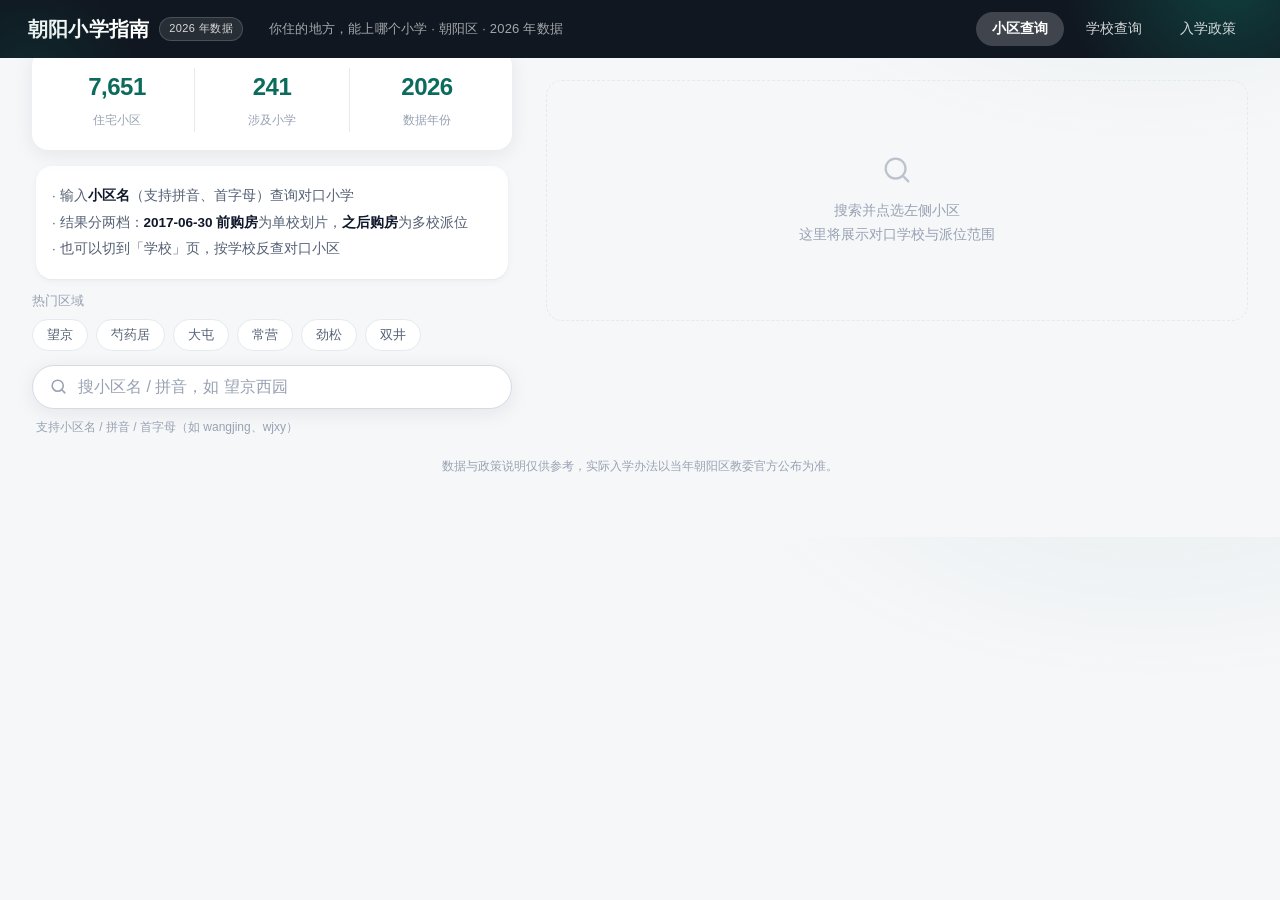
<file: index.html>
<!DOCTYPE html>
<html lang="zh-CN">
<head>
<meta charset="utf-8">
<meta name="viewport" content="width=device-width, initial-scale=1, viewport-fit=cover">
<title>朝阳小学指南 · 你住的地方，能上哪个小学</title>
<meta name="description" content="北京朝阳区住宅区对应小学入学服务片查询指南：7651 个小区对口学校、多校派位范围、入学政策。数据来源：朝阳区招生考试中心（2026年）。">
<link rel="stylesheet" href="app.css?v=14">
</head>
<body>
<header class="topbar">
  <div class="topbar-inner">
    <div class="brand-row">
      <span class="brand">朝阳小学指南</span>
      <span class="year-pill" id="year-pill">2026 年数据</span>
    </div>
    <div class="sub" id="meta-sub">你住的地方，能上哪个小学</div>
    <nav class="topnav">
      <button class="tnav" data-tab="home">小区查询</button>
      <button class="tnav" data-tab="school">学校查询</button>
      <button class="tnav" data-tab="policy">入学政策</button>
    </nav>
  </div>
</header>

<main id="main">

  <!-- ========== 查小区 ========== -->
  <section id="view-home" class="view">
    <div id="home-default">
      <div class="stats-card">
        <div class="stat"><b id="stat-count">–</b><span>住宅小区</span></div>
        <div class="stat"><b id="stat-schools">–</b><span>涉及小学</span></div>
        <div class="stat"><b id="stat-year">2026</b><span>数据年份</span></div>
      </div>
      <div class="tips">
        <p>· 输入<b>小区名</b>（支持拼音、首字母）查询对口小学</p>
        <p>· 结果分两档：<b>2017-06-30 前购房</b>为单校划片，<b>之后购房</b>为多校派位</p>
        <p>· 也可以切到「学校」页，按学校反查对口小区</p>
      </div>
      <div class="hot-areas">
        <div class="recent-title">热门区域</div>
        <div class="chips">
          <button class="chip" data-name="望京">望京</button>
          <button class="chip" data-name="芍药居">芍药居</button>
          <button class="chip" data-name="大屯">大屯</button>
          <button class="chip" data-name="常营">常营</button>
          <button class="chip" data-name="劲松">劲松</button>
          <button class="chip" data-name="双井">双井</button>
        </div>
      </div>
    </div>

    <div class="col-list">
      <div class="search-box">
        <div class="search-pill">
          <svg viewBox="0 0 24 24" fill="none" stroke="currentColor" stroke-width="2" stroke-linecap="round"><circle cx="11" cy="11" r="7"></circle><path d="M20 20l-3.5-3.5"></path></svg>
          <input id="q-community" type="search" autocomplete="off"
                 placeholder="搜小区名 / 拼音，如 望京西园" maxlength="40">
        </div>
        <div class="hint" id="home-hint">支持小区名 / 拼音 / 首字母（如 wangjing、wjxy）</div>
      </div>

      <div id="recent-box" class="recent" hidden>
        <div class="recent-title">搜索历史 <button class="link-btn" id="recent-clear">清空</button></div>
        <div class="chips" id="recent-list"></div>
      </div>
      <div id="list-label" class="list-label" hidden></div>
      <ul id="community-results" class="result-list"></ul>
    </div>
    <div class="pane-hint">
      <svg viewBox="0 0 24 24" fill="none" stroke="currentColor" stroke-width="1.6" stroke-linecap="round"><circle cx="11" cy="11" r="7"></circle><path d="M20 20l-3.5-3.5"></path></svg>
      <span>搜索并点选左侧小区<br>这里将展示对口学校与派位范围</span>
    </div>
  </section>

  <!-- ========== 查学校 ========== -->
  <section id="view-school" class="view" hidden>
    <div class="col-list">
      <div class="search-box">
        <div class="search-pill">
          <svg viewBox="0 0 24 24" fill="none" stroke="currentColor" stroke-width="2" stroke-linecap="round"><circle cx="11" cy="11" r="7"></circle><path d="M20 20l-3.5-3.5"></path></svg>
          <input id="q-school" type="search" autocomplete="off"
                 placeholder="学校名，如：花家地、白家庄" maxlength="40">
        </div>
        <div class="hint">按对口小区数排序 · 共 <span id="school-total">–</span> 所（含派位池学校）</div>
      </div>
      <ul id="school-results" class="result-list"></ul>
    </div>
    <div class="pane-hint">
      <svg viewBox="0 0 24 24" fill="none" stroke="currentColor" stroke-width="1.6" stroke-linecap="round" stroke-linejoin="round"><path d="M3 10v10h18V10"></path><path d="M12 3l9 7"></path><path d="M8 20v-5h8v5"></path></svg>
      <span>从左侧选择学校<br>查看其对口小区</span>
    </div>
  </section>

  <!-- ========== 政策 ========== -->
  <section id="view-policy" class="view" hidden>
    <div class="card warn">
      <div class="card-title">先看懂一件事</div>
      <p>孩子上哪所学校，主要看两件事：<b>① 身份</b>（京籍 / 工作居住证 / 非京籍）与
      <b>② 住房</b>（朝阳房产的取证时间，或租房）。下面按六种组合说清楚。</p>
    </div>

    <div class="card">
      <div class="card-title">最重要的一条线：2017 年 6 月 30 日</div>
      <p>这一天<b>之前</b>取得朝阳不动产权证的地址 → 对应一所学校（单校划片）；<br>
      这一天<b>之后</b>取得 → 不再对应单一学校，在片区内<b>多校派位</b>。<br>
      本站每个小区的两档结果，就是这么来的。</p>
    </div>

    <div class="card">
      <div class="card-title">六种身份 × 住房组合</div>
      <div class="combo"><span class="no">1</span><div><b>京籍 + 朝阳房产</b><span>直接登记入学；按 2017-06-30 分界，单校或派位。</span></div></div>
      <div class="combo"><span class="no">2</span><div><b>京籍（外区户）+ 朝阳租房</b><span>不对应单校，统筹派位。须连续单独承租并实际居住满 3 年（至当年 5 月 1 日）+ 租赁平台备案 + 至少一方在朝阳就业满 3 年。</span></div></div>
      <div class="combo"><span class="no">3</span><div><b>工作居住证 + 朝阳房产</b><span>按本市户籍对待，规则同京籍有房。证件须在有效期内、子女已随迁、聘用单位注册在朝阳。</span></div></div>
      <div class="combo"><span class="no">4</span><div><b>工作居住证 + 租房</b><span>按本市户籍对待，统筹派位。朝阳对单位与居住地一致性审核较严。</span></div></div>
      <div class="combo"><span class="no">5</span><div><b>非京籍 + 朝阳房产</b><span>四证联审（务工就业 + 居住证明 + 全家户口簿 + 朝阳居住证）通过后统筹派位。至少一方在朝阳务工并缴社保。</span></div></div>
      <div class="combo"><span class="no">6</span><div><b>非京籍 + 租房</b><span>四证联审，居住材料为租赁合同 + 房主房产证与身份证 + 出租发票。居住证地址须与实际住所一致且连续有效。</span></div></div>
    </div>

    <div class="card">
      <div class="card-title">六年一学位</div>
      <p>一个实际居住地址自用于登记入学之年起，小学六年内原则上只提供一个学位
      （符合国家生育政策的多孩除外）。买房、租房前建议核实学位占用情况。</p>
    </div>

    <div class="card">
      <div class="card-title">关键时间线（2026 年版）</div>
      <p>5/6–5/31 信息采集（yjrx.bjedu.cn）<br>
      5/8–5/14 非京籍四证联审<br>
      6 月上旬 各校门口张贴招生公告（最终依据）<br>
      6–7 月 派位与录取</p>
    </div>

    <div class="card dim">
      <p id="policy-meta">–</p>
    </div>
  </section>

  <footer class="global-disclaimer">
    数据与政策说明仅供参考，实际入学办法以当年朝阳区教委官方公布为准。
  </footer>
</main>

<nav class="tabbar">
  <button class="tab active" data-tab="home" aria-label="小区">
    <svg viewBox="0 0 24 24" fill="none" stroke="currentColor" stroke-width="1.8" stroke-linecap="round" stroke-linejoin="round"><path d="M4 11l8-7 8 7"></path><path d="M6 10v9h12v-9"></path><path d="M10 19v-5h4v5"></path></svg>
    <span>小区</span>
  </button>
  <button class="tab" data-tab="school" aria-label="学校">
    <svg viewBox="0 0 24 24" fill="none" stroke="currentColor" stroke-width="1.8" stroke-linecap="round" stroke-linejoin="round"><path d="M3 10v10h18V10"></path><path d="M12 3l9 7"></path><path d="M8 20v-5h8v5"></path><path d="M8 12h.01M12 12h.01M16 12h.01"></path></svg>
    <span>学校</span>
  </button>
  <button class="tab" data-tab="policy" aria-label="政策">
    <svg viewBox="0 0 24 24" fill="none" stroke="currentColor" stroke-width="1.8" stroke-linecap="round" stroke-linejoin="round"><path d="M5 4h11a3 3 0 013 3v13H8a3 3 0 01-3-3V4z"></path><path d="M5 17a3 3 0 013-3h11"></path><path d="M9 8h6"></path></svg>
    <span>政策</span>
  </button>
</nav>

<script src="data.js?v=4"></script>
<script src="app.js?v=12"></script>
</body>
</html>
</file>
<file: app.css>
/* ============================================================
   朝阳小学指南 · 设计系统 v3
   思路：中性灰底 + 近墨顶栏 + 单一强调色（只在小面积出现）
        分区语义用「左侧细色条」表达，不再整块铺色
   ============================================================ */

:root {
  --bg: #f6f7f9;
  --bg-glow: rgba(11, 107, 93, 0.06);
  --card: #ffffff;
  --ink: #0f172a;
  --ink-2: #556074;
  --ink-3: #98a2b3;
  --primary: #0b6b5d;
  --primary-deep: #0a4f45;
  --primary-bright: #12796a;
  --primary-weak: #e8f3f0;
  --line: #e6e9ef;
  --green: #0a7a52;
  --green-weak: #f0f8f4;
  --green-line: #cfe9dd;
  --amber: #a8620d;
  --amber-weak: #fdf7ec;
  --amber-line: #f0e2c8;
  --shadow-1: 0 1px 2px rgba(15, 23, 42, 0.04), 0 2px 8px rgba(15, 23, 42, 0.04);
  --shadow-2: 0 4px 20px rgba(15, 23, 42, 0.08);
  --radius: 16px;
}
@media (prefers-color-scheme: dark) {
  :root {
    --bg: #0b0f14;
    --bg-glow: rgba(18, 121, 106, 0.05);
    --card: #141922;
    --ink: #e8ecf3;
    --ink-2: #a3adbd;
    --ink-3: #69738a;
    --primary: #4fc3ab;
    --primary-deep: #0d4a41;
    --primary-bright: #0f5f53;
    --primary-weak: #16241f;
    --line: #232a36;
    --green: #4ecb96;
    --green-weak: #101d18;
    --green-line: #1e3a2c;
    --amber: #eaa152;
    --amber-weak: #1f1a10;
    --amber-line: #3d3018;
    --shadow-1: none;
    --shadow-2: none;
  }
}

* { box-sizing: border-box; -webkit-tap-highlight-color: transparent; }
/* 关键：作者样式若给元素设置 display 会覆盖 [hidden] 的浏览器默认隐藏，
   必须用 !important 保证 hidden 属性在任何断点下都生效 */
[hidden] { display: none !important; }
html { font-size: 16px; }
body {
  margin: 0;
  font-family: -apple-system, BlinkMacSystemFont, "PingFang SC", "HarmonyOS Sans SC", "Segoe UI", "Microsoft YaHei", sans-serif;
  background:
    radial-gradient(420px 260px at 85% -60px, var(--bg-glow), transparent 70%),
    var(--bg);
  color: var(--ink);
  line-height: 1.6;
  -webkit-font-smoothing: antialiased;
}

/* ---------- 顶栏（近墨色，克制的光晕） ---------- */
.topbar {
  position: relative;
  background: #101720;
  color: #fff;
  padding: calc(env(safe-area-inset-top, 0px) + 22px) 20px 46px;
  border-radius: 0 0 22px 22px;
  overflow: hidden;
}
.topbar::before, .topbar::after {
  content: ""; position: absolute; border-radius: 50%; pointer-events: none;
}
.topbar::before {
  width: 340px; height: 340px; right: -120px; top: -200px;
  background: radial-gradient(circle, rgba(18, 121, 106, 0.42), transparent 62%);
}
.topbar::after {
  width: 240px; height: 240px; left: -90px; bottom: -150px;
  background: radial-gradient(circle, rgba(18, 121, 106, 0.20), transparent 65%);
}
.topbar-inner { position: relative; max-width: 720px; margin: 0 auto; }
.brand-row { display: flex; align-items: center; gap: 10px; }
.brand { font-size: 21px; font-weight: 700; letter-spacing: 0.2px; }
.year-pill {
  font-size: 11px; font-weight: 500; letter-spacing: 0.4px;
  background: rgba(255, 255, 255, 0.10); border: 1px solid rgba(255, 255, 255, 0.16);
  border-radius: 999px; padding: 2px 9px; color: rgba(255, 255, 255, 0.82);
}
.sub { font-size: 12.5px; color: rgba(255, 255, 255, 0.62); margin-top: 4px; letter-spacing: 0.2px; }

/* ---------- 主体 ---------- */
main {
  max-width: 720px; margin: 0 auto;
  padding: 0 16px calc(92px + env(safe-area-inset-bottom, 0px));
}
.view { animation: fade 0.22s ease; }
@keyframes fade { from { opacity: 0; transform: translateY(6px); } to { opacity: 1; transform: none; } }
@media (prefers-reduced-motion: reduce) {
  .view, .view * { animation: none !important; transition: none !important; }
}

/* ---------- 统计卡（压在顶栏上） ---------- */
.stats-card {
  display: flex; background: var(--card); border-radius: var(--radius);
  padding: 18px 8px; box-shadow: var(--shadow-2);
  margin-top: -30px; position: relative; z-index: 2;
}
.stat { flex: 1; text-align: center; }
.stat + .stat { border-left: 1px solid var(--line); }
.stat b {
  display: block; font-size: 24px; font-weight: 800; color: var(--primary);
  font-variant-numeric: tabular-nums; letter-spacing: -0.5px;
}
.stat span { font-size: 12px; color: var(--ink-3); }

/* ---------- 搜索 ---------- */
.search-box {
  position: sticky; top: 0; z-index: 9;
  background: linear-gradient(var(--bg) 82%, transparent);
  padding: 14px 0 12px;
}
.search-pill {
  display: flex; align-items: center; gap: 10px;
  background: var(--card); border-radius: 999px;
  padding: 0 6px 0 16px;
  box-shadow: var(--shadow-1);
  border: 1.5px solid var(--line);
  transition: border-color 0.15s, box-shadow 0.15s;
}
.search-pill:focus-within {
  border-color: var(--primary);
  box-shadow: 0 0 0 4px var(--primary-weak), var(--shadow-1);
}
.search-pill {
  border-color: color-mix(in srgb, var(--line) 80%, var(--ink-3));
  box-shadow: var(--shadow-2);
}
.search-pill svg { flex-shrink: 0; width: 19px; height: 19px; color: var(--ink-3); }
.search-pill input {
  flex: 1; min-width: 0; font-size: 16px; padding: 12px 0;
  border: 0; background: none; color: var(--ink); outline: none;
  font-family: inherit;
}
.search-pill input::placeholder { color: var(--ink-3); }
.hint { font-size: 12px; color: var(--ink-3); margin: 9px 4px 0; }

/* ---------- 首页提示 ---------- */
.tips {
  margin: 16px 4px 0; font-size: 13.5px; color: var(--ink-2);
  background: var(--card); border-radius: var(--radius);
  padding: 14px 16px; box-shadow: var(--shadow-1);
}
.tips p { margin: 5px 0; }
.tips b { color: var(--ink); }
.ex-link { color: var(--primary); text-decoration: none; font-weight: 600; }

/* ---------- 热门区域 ---------- */
.hot-areas { margin-top: 12px; }

/* ---------- 最近查询 ---------- */
.recent { margin-top: 14px; }
.recent-title {
  font-size: 12.5px; color: var(--ink-3); margin-bottom: 8px;
  display: flex; justify-content: space-between; align-items: center;
}
.link-btn { border: 0; background: none; color: var(--primary); font-size: 12.5px; padding: 0; cursor: pointer; }
.chips { display: flex; flex-wrap: wrap; gap: 8px; }
.chip {
  background: var(--card); border: 1px solid var(--line); color: var(--ink-2);
  border-radius: 999px; padding: 6px 14px; font-size: 13px; cursor: pointer;
  max-width: 100%; overflow: hidden; text-overflow: ellipsis; white-space: nowrap;
  transition: border-color 0.15s;
}
.chip:active { border-color: var(--primary); color: var(--primary); }
.recent .chip {
  background: #f3f5f8; border-color: transparent; color: var(--ink-2);
}
@media (prefers-color-scheme: dark) {
  .recent .chip { background: #1c232e; color: var(--ink-2); }
}

/* ---------- 结果列表 ---------- */
.result-list { list-style: none; margin: 4px 0 0; padding: 0; }
.row-btn {
  display: flex; align-items: center; gap: 10px;
  background: var(--card); border-radius: 12px;
  padding: 13px 14px 13px 16px; margin-bottom: 8px;
  box-shadow: var(--shadow-1); cursor: pointer; text-decoration: none; color: inherit;
  border: 1px solid transparent; width: 100%; text-align: left; font-size: 15px; font-family: inherit;
  transition: border-color 0.12s, transform 0.1s;
}
.row-btn:hover { border-color: var(--line); }
.row-btn:active { transform: scale(0.99); }
.row-main { flex: 1; min-width: 0; display: flex; flex-direction: column; gap: 3px; }
.result-list .name {
  overflow: hidden; text-overflow: ellipsis; white-space: nowrap;
  font-weight: 600;
}
.row-sub {
  font-size: 12px; font-weight: 400; color: var(--ink-3);
  overflow: hidden; text-overflow: ellipsis; white-space: nowrap;
  line-height: 1.4;
}
.result-list .badge {
  flex-shrink: 0; font-size: 11.5px; font-weight: 500; color: var(--ink-2);
  background: #f1f3f7; border-radius: 999px; padding: 3px 9px; white-space: nowrap;
}
@media (prefers-color-scheme: dark) { .result-list .badge { background: #1c232e; } }
.result-list .badge.mut { color: var(--amber); background: var(--amber-weak); }
.chev { flex-shrink: 0; color: var(--ink-3); font-size: 18px; line-height: 1; }

/* ---------- 详情 ---------- */
.detail {
  background: var(--card); border-radius: var(--radius);
  padding: 20px 18px; box-shadow: var(--shadow-2); margin-top: 14px;
}
/* 桌面端：详情卡自身高度自适应内容，两档分区并排更紧凑 */
@media (min-width: 1024px) {
  .detail { margin-top: 0; }
  .detail .sec-a, .detail .sec-b { margin-top: 12px; }
  .detail h2 { font-size: 20px; }
}
.detail h2 { margin: 0 0 2px; font-size: 19px; font-weight: 800; line-height: 1.45; }
.back-row { margin-bottom: 8px; }
.back-btn {
  border: 0; background: none; color: var(--primary); font-size: 14px;
  padding: 0; cursor: pointer; font-weight: 600;
}
/* 分区：左侧细色条 + 无底色，颜色只做提示不做铺陈 */
.section {
  margin-top: 18px; padding: 0 0 0 14px;
  border-left: 3px solid var(--line);
}
.sec-a { border-left-color: var(--green); }
.sec-b { border-left-color: var(--amber); }
.section-title { font-size: 12.5px; margin-bottom: 10px; display: flex; align-items: center; gap: 6px; color: var(--ink-2); }
.sec-a .section-title { color: var(--green); }
.sec-b .section-title { color: var(--amber); }
.section-title b { font-weight: 600; color: inherit; }
.idx { display: none; }
.school-chips { display: flex; flex-wrap: wrap; gap: 8px; }
.school-chip {
  display: inline-block; border-radius: 9px; padding: 7px 12px;
  font-size: 13.5px; font-weight: 500; cursor: pointer; border: 0; font-family: inherit;
  background: #f3f5f8; color: var(--ink);
  transition: background 0.12s;
}
@media (prefers-color-scheme: dark) { .school-chip { background: #1c232e; } }
.sec-a .school-chip { background: var(--green-weak); color: var(--green); }
.sec-b .school-chip { background: var(--amber-weak); color: var(--amber); }
.school-chip:hover { filter: brightness(0.97); }
.school-chip:active { transform: scale(0.98); }
.school-chip.plain {
  background: none; border: 1px dashed var(--line); color: var(--ink-3);
  font-weight: 400; cursor: default;
}
.note { font-size: 11.5px; color: var(--ink-3); margin: 16px 0 0; line-height: 1.7; }
.detail-foot {
  margin-top: 16px; padding-top: 12px; border-top: 1px solid var(--line);
  display: flex; justify-content: space-between; align-items: center; gap: 12px;
  font-size: 11.5px; color: var(--ink-3);
}
.foot-link {
  border: 0; background: none; padding: 0; cursor: pointer; font-family: inherit;
  font-size: 11.5px; color: var(--primary); white-space: nowrap;
}
.tag-row { margin-top: 10px; }
.tag {
  display: inline-block; font-size: 11.5px; border-radius: 6px; padding: 3px 8px;
  margin-right: 6px; color: var(--amber); background: var(--amber-weak);
  border: 1px solid var(--amber-line);
}

/* ---------- 学校详情：小区行 ---------- */
.community-mini {
  display: flex; align-items: center; gap: 8px;
  background: none; border: 0; width: 100%; text-align: left;
  padding: 11px 2px; border-bottom: 1px solid var(--line); cursor: pointer;
  font-size: 14px; color: var(--ink); font-family: inherit;
}
.community-mini:last-child, .community-mini:last-of-type { border-bottom: 0; }
.community-mini .chev { font-size: 15px; }
.more-btn {
  display: block; margin: 10px auto 4px; border: 1px solid var(--line);
  background: var(--card); color: var(--ink-2); border-radius: 999px;
  padding: 9px 24px; font-size: 13px; cursor: pointer; font-family: inherit;
}
.more-btn:active { color: var(--primary); border-color: var(--primary); }

/* ---------- 政策卡片 ---------- */
.card {
  background: var(--card); border-radius: var(--radius); padding: 17px 18px;
  margin-top: 14px; box-shadow: var(--shadow-1); font-size: 14px;
}
.card p { margin: 8px 0 0; color: var(--ink-2); }
.card-title { font-size: 15px; font-weight: 700; display: flex; align-items: center; gap: 8px; }
.card-title::before {
  content: ""; width: 4px; height: 16px; border-radius: 2px;
  background: var(--primary); flex-shrink: 0;
}
.card.warn { border: 1px solid var(--amber-line); }
.card.warn .card-title::before { background: var(--amber); }
.card.dim { font-size: 12.5px; color: var(--ink-3); box-shadow: none; background: none; }
.combo { padding: 12px 0; border-bottom: 1px solid var(--line); display: flex; gap: 12px; }
.combo:last-child { border-bottom: 0; }
.combo .no {
  flex-shrink: 0; width: 22px; height: 22px; margin-top: 2px;
  display: flex; align-items: center; justify-content: center;
  border-radius: 50%; background: var(--primary-weak); color: var(--primary);
  font-size: 12px; font-weight: 700;
}
.combo b { display: block; font-size: 14.5px; }
.combo span { display: block; font-size: 13px; color: var(--ink-2); margin-top: 3px; }

/* ---------- 底部导航（毛玻璃） ---------- */
.tabbar {
  position: fixed; left: 0; right: 0; bottom: 0; z-index: 20;
  display: flex; justify-content: center; gap: 8px;
  background: color-mix(in srgb, var(--card) 78%, transparent);
  -webkit-backdrop-filter: blur(18px); backdrop-filter: blur(18px);
  border-top: 1px solid var(--line);
  padding: 8px 12px calc(8px + env(safe-area-inset-bottom, 0px));
}
.tab {
  flex: 1; max-width: 110px; border: 0; background: none; color: var(--ink-3);
  font-size: 11px; padding: 5px 0 3px; cursor: pointer; font-family: inherit;
  display: flex; flex-direction: column; align-items: center; gap: 2px;
  border-radius: 10px; transition: color 0.15s, background 0.15s;
}
.tab svg { width: 22px; height: 22px; }
.tab.active { color: var(--primary); background: var(--primary-weak); font-weight: 700; }

.empty { text-align: center; color: var(--ink-3); font-size: 13.5px; padding: 40px 20px; line-height: 2; }

/* ============================================================
   动画层：入场/交错/数字（全部 transform+opacity，合成器友好）
   ============================================================ */

@keyframes rise {
  from { opacity: 0; transform: translateY(10px); }
  to { opacity: 1; transform: none; }
}
@keyframes fadeDown {
  from { opacity: 0; transform: translateY(-10px); }
  to { opacity: 1; transform: none; }
}
@keyframes detailIn {
  from { opacity: 0; transform: translateY(16px) scale(0.98); }
  to { opacity: 1; transform: none; }
}
@keyframes pop {
  0% { opacity: 0; transform: scale(0.8); }
  70% { transform: scale(1.04); }
  100% { opacity: 1; transform: scale(1); }
}
@keyframes glowDrift {
  from { transform: translate(0, 0); }
  to { transform: translate(-18px, 14px); }
}

/* 顶栏文字入场 + 光晕缓慢漂移 */
.topbar-inner { animation: fadeDown 0.5s 0.05s cubic-bezier(0.2, 0.7, 0.3, 1) backwards; }
.topbar::before { animation: glowDrift 9s ease-in-out infinite alternate; }
.topbar::after { animation: glowDrift 11s ease-in-out infinite alternate-reverse; }

/* 统计卡与说明入场 */
.stats-card { animation: rise 0.4s 0.12s cubic-bezier(0.2, 0.7, 0.3, 1) backwards; }
.tips, .hot-areas, .recent { animation: rise 0.35s 0.2s cubic-bezier(0.2, 0.7, 0.3, 1) backwards; }

/* 搜索结果/学校列表：交错入场（前 10 条参与交错，避免长列表等待） */
.result-list li { animation: rise 0.26s cubic-bezier(0.2, 0.7, 0.3, 1) backwards; }
.result-list li:nth-child(1) { animation-delay: 0.02s; }
.result-list li:nth-child(2) { animation-delay: 0.05s; }
.result-list li:nth-child(3) { animation-delay: 0.08s; }
.result-list li:nth-child(4) { animation-delay: 0.11s; }
.result-list li:nth-child(5) { animation-delay: 0.14s; }
.result-list li:nth-child(6) { animation-delay: 0.17s; }
.result-list li:nth-child(7) { animation-delay: 0.2s; }
.result-list li:nth-child(8) { animation-delay: 0.23s; }
.result-list li:nth-child(n + 9) { animation-delay: 0.26s; }

/* 详情卡滑入，两档分区依次出现 */
.detail { animation: detailIn 0.32s cubic-bezier(0.2, 0.7, 0.3, 1) backwards; }
.detail .sec-a { animation: rise 0.3s 0.08s cubic-bezier(0.2, 0.7, 0.3, 1) backwards; }
.detail .sec-b { animation: rise 0.3s 0.16s cubic-bezier(0.2, 0.7, 0.3, 1) backwards; }
.detail .note { animation: rise 0.3s 0.22s cubic-bezier(0.2, 0.7, 0.3, 1) backwards; }

/* 政策卡片交错 */
.card { animation: rise 0.3s cubic-bezier(0.2, 0.7, 0.3, 1) backwards; }
#view-policy .card:nth-child(1) { animation-delay: 0.03s; }
#view-policy .card:nth-child(2) { animation-delay: 0.08s; }
#view-policy .card:nth-child(3) { animation-delay: 0.13s; }
#view-policy .card:nth-child(4) { animation-delay: 0.18s; }
#view-policy .card:nth-child(5) { animation-delay: 0.23s; }
#view-policy .card:nth-child(n + 6) { animation-delay: 0.28s; }

/* 热门/历史 chips 弹入 */
.chips .chip { animation: pop 0.3s cubic-bezier(0.2, 0.7, 0.3, 1) backwards; }
.chips .chip:nth-child(1) { animation-delay: 0.22s; }
.chips .chip:nth-child(2) { animation-delay: 0.26s; }
.chips .chip:nth-child(3) { animation-delay: 0.3s; }
.chips .chip:nth-child(4) { animation-delay: 0.34s; }
.chips .chip:nth-child(5) { animation-delay: 0.38s; }
.chips .chip:nth-child(6) { animation-delay: 0.42s; }
.chips .chip:nth-child(n + 7) { animation-delay: 0.46s; }

/* 底栏切换图标弹跳 */
.tab.active svg { animation: pop 0.25s cubic-bezier(0.2, 0.7, 0.3, 1); }

/* 桌面悬停微抬升 */
@media (hover: hover) {
  .row-btn:hover { transform: translateY(-1px); box-shadow: var(--shadow-2); }
  .chip:hover { border-color: var(--primary); color: var(--primary); }
}

/* 数字滚动由 JS 驱动（rAF），reduced-motion 时直接落定 */

/* ---------- 全局免责页脚（每个页面底部） ---------- */
.global-disclaimer {
  margin-top: 22px; padding: 0 10px 4px; text-align: center;
  font-size: 11.5px; color: var(--ink-3); line-height: 1.7;
  animation: rise 0.3s 0.25s cubic-bezier(0.2, 0.7, 0.3, 1) backwards;
}

/* ---------- 选中行 / 桌面占位提示 / 顶部导航（默认隐藏） ---------- */
.row-btn.selected { border-color: var(--primary); box-shadow: 0 0 0 2px var(--primary-weak); }
.pane-hint, .topnav { display: none; }
.recent .chip { max-width: 280px; }
.list-label { font-size: 12.5px; color: var(--ink-3); margin: 6px 4px 9px; }

/* ============================================================
   桌面端（≥1024px）：顶栏导航 + 双栏布局 + 政策双列
   ============================================================ */
@media (min-width: 1024px) {
  body { background:
    radial-gradient(600px 320px at 90% -80px, var(--bg-glow), transparent 70%),
    var(--bg);
  }

  /* 顶栏：紧凑吸顶横条，导航入顶栏 */
  .topbar {
    position: sticky; top: 0; z-index: 30;
    padding: 12px 28px; border-radius: 0;
  }
  .topbar::before { width: 380px; height: 380px; right: -140px; top: -220px; }
  .topbar-inner { max-width: 1400px; display: flex; align-items: center; gap: 26px; }
  .brand { font-size: 20px; }
  .sub { margin-top: 0; font-size: 13px; }
  .topnav { display: flex; gap: 6px; margin-left: auto; }
  .tnav {
    border: 0; background: none; color: rgba(255, 255, 255, 0.82);
    font-size: 14px; padding: 8px 16px; border-radius: 999px; cursor: pointer;
    font-family: inherit; transition: background 0.15s, color 0.15s;
  }
  .tnav:hover { background: rgba(255, 255, 255, 0.12); color: #fff; }
  .tnav.active { background: rgba(255, 255, 255, 0.2); color: #fff; font-weight: 700; }

  main { max-width: 1400px; padding: 22px 32px 56px; }
  .tabbar { display: none; }
  .view { animation: none; }
  .topbar-inner { animation: none; }

  /* 小区页：左列表右详情 */
  #view-home {
    display: grid; column-gap: 34px; align-items: start;
    grid-template-columns: minmax(420px, 480px) 1fr;
    grid-template-areas: "default side" "list side";
  }
  #home-default { grid-area: default; max-width: 860px; }
  #view-home .col-list { grid-area: list; }
  #view-home .search-box { position: static; background: none; padding: 14px 0 10px; }
  #view-home .detail-host { grid-area: side; position: sticky; top: 86px; margin-top: 0; align-self: start; }
  #view-home .pane-hint { grid-area: side; margin-top: 0; align-self: start; }
  #view-home.has-detail .pane-hint { display: none; }
  /* 详情态：收起说明卡与历史，左栏专注列表 */
  #view-home.has-detail .tips,
  #view-home.has-detail .recent { display: none; }
  /* 详情卡宽度收敛，避免过长读行 */
  #view-home .detail { max-width: 760px; }

  /* 学校页：同款双栏 */
  #view-school {
    display: grid; column-gap: 30px; align-items: start;
    grid-template-columns: minmax(360px, 430px) 1fr;
    grid-template-areas: "list side";
  }
  #view-school .col-list { grid-area: list; }
  #view-school .search-box { position: static; background: none; padding: 0 0 10px; }
  #view-school .pane-hint { grid-area: side; }
  .pane-hint {
    display: flex; flex-direction: column; align-items: center; justify-content: center; gap: 12px;
    border: 1.5px dashed var(--line); border-radius: var(--radius);
    color: var(--ink-3); font-size: 13.5px; text-align: center; line-height: 1.8;
    padding: 72px 24px;
  }
  .pane-hint svg { width: 34px; height: 34px; opacity: 0.6; }
  #view-home.has-detail .pane-hint,
  #view-school.has-detail .pane-hint { display: none; }
  #view-school .detail-host { grid-area: side; position: sticky; top: 86px; }

  /* 详情内部两档并排 */
  .detail .back-row { display: none; } /* 桌面双栏无需返回按钮 */
  .detail .sec-a, .detail .sec-b { margin-top: 14px; }

  /* 政策页：双列卡片 */
  #view-policy { display: grid; grid-template-columns: 1fr 1fr; column-gap: 22px; align-items: start; }
  #view-policy .card { margin-top: 0; margin-bottom: 22px; }
  #view-policy .card.warn { grid-column: 1 / -1; margin-bottom: 4px; }
  #view-policy .card.dim { grid-column: 1 / -1; margin: 0; }
  #view-policy .card { animation: none; }

  .global-disclaimer { margin-top: 6px; animation: none; }
  .result-list li { animation: none; }
  .chips .chip { animation: none; }
  .stats-card, .tips, .hot-areas, .recent { animation: none; }
}
</file>
